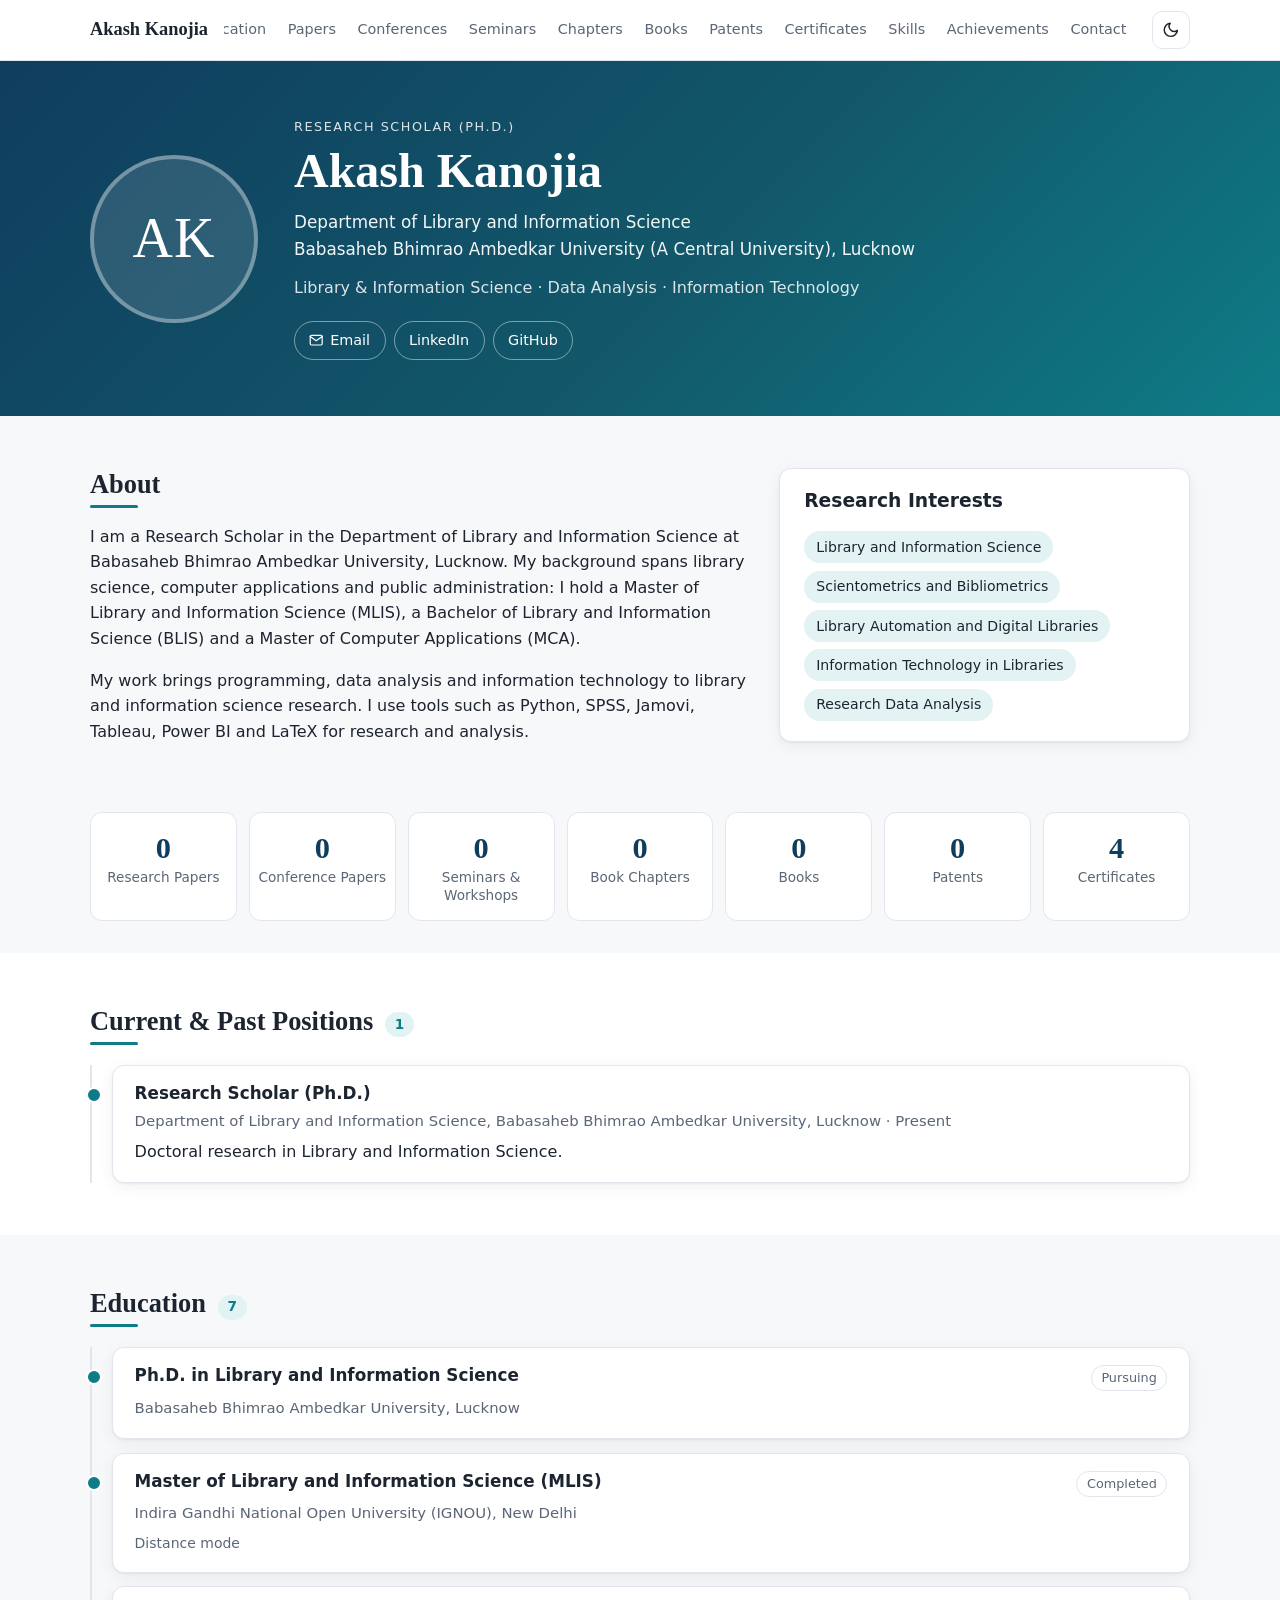
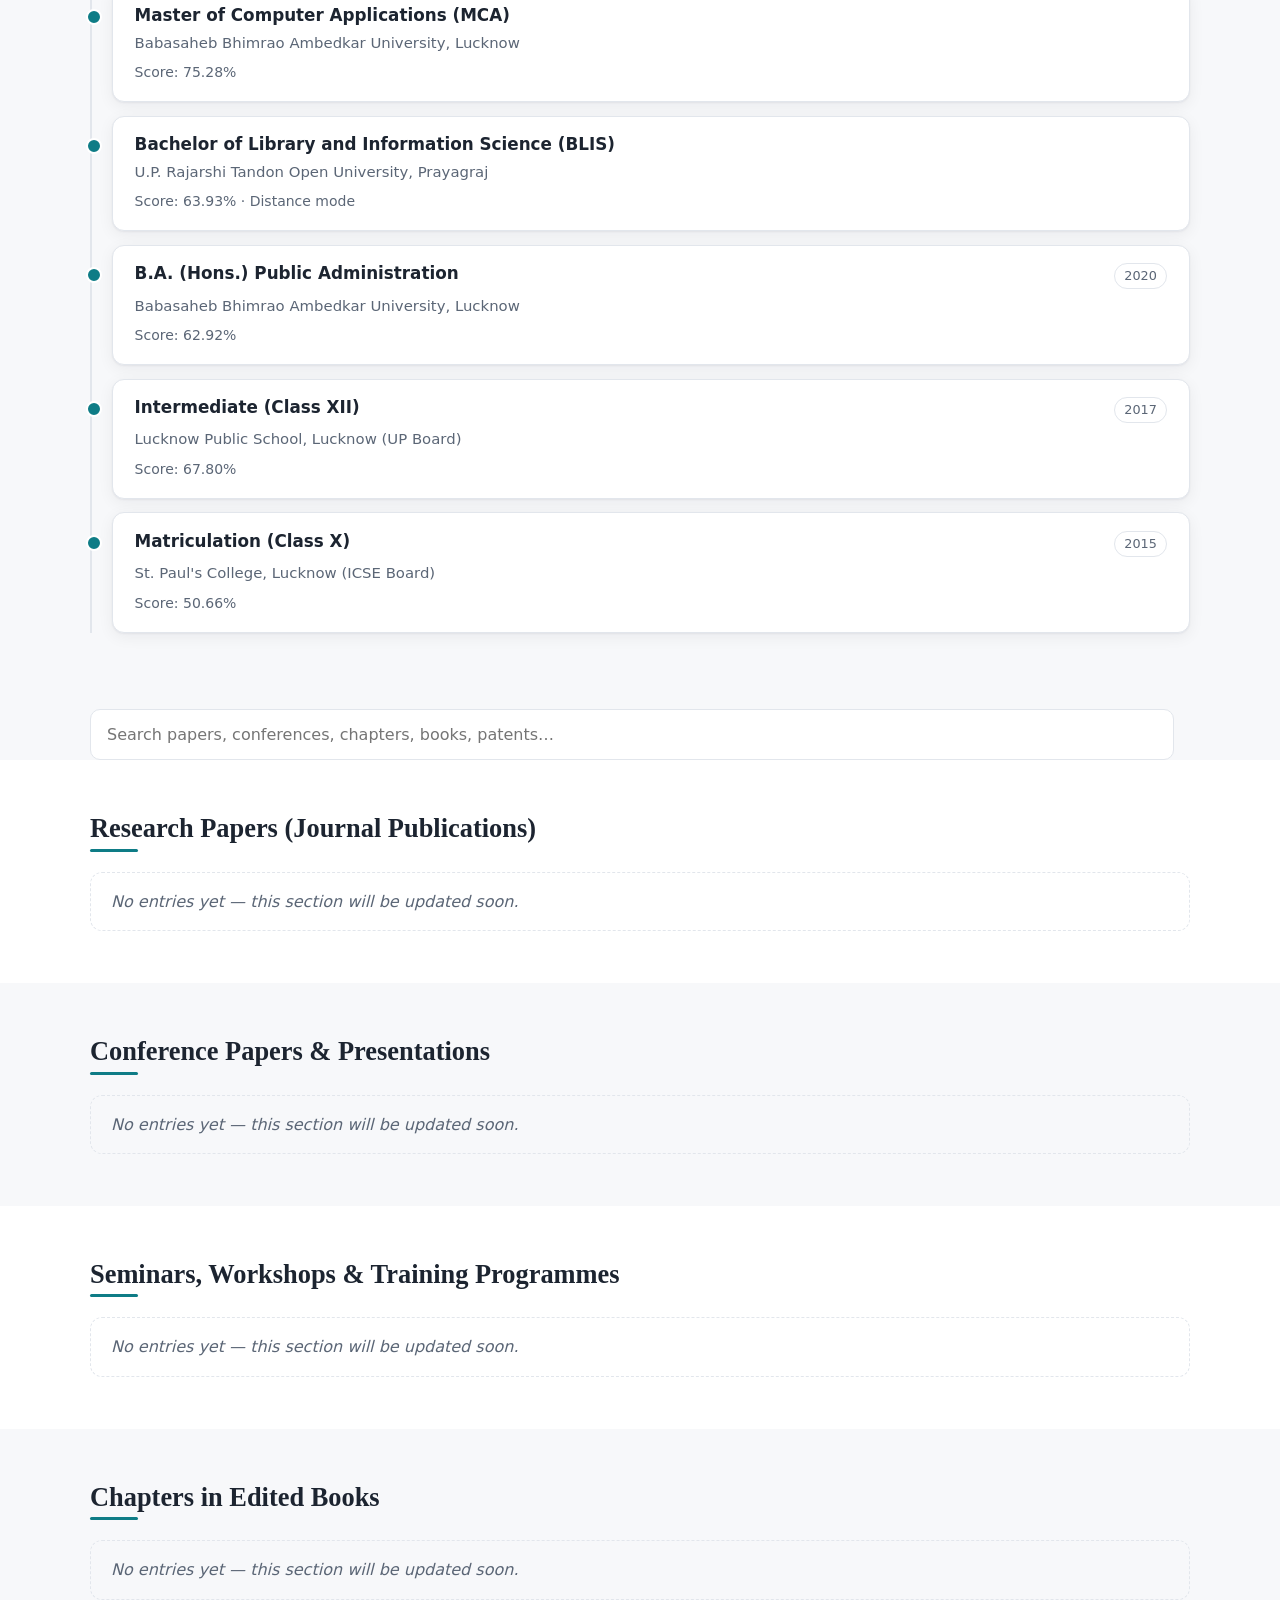
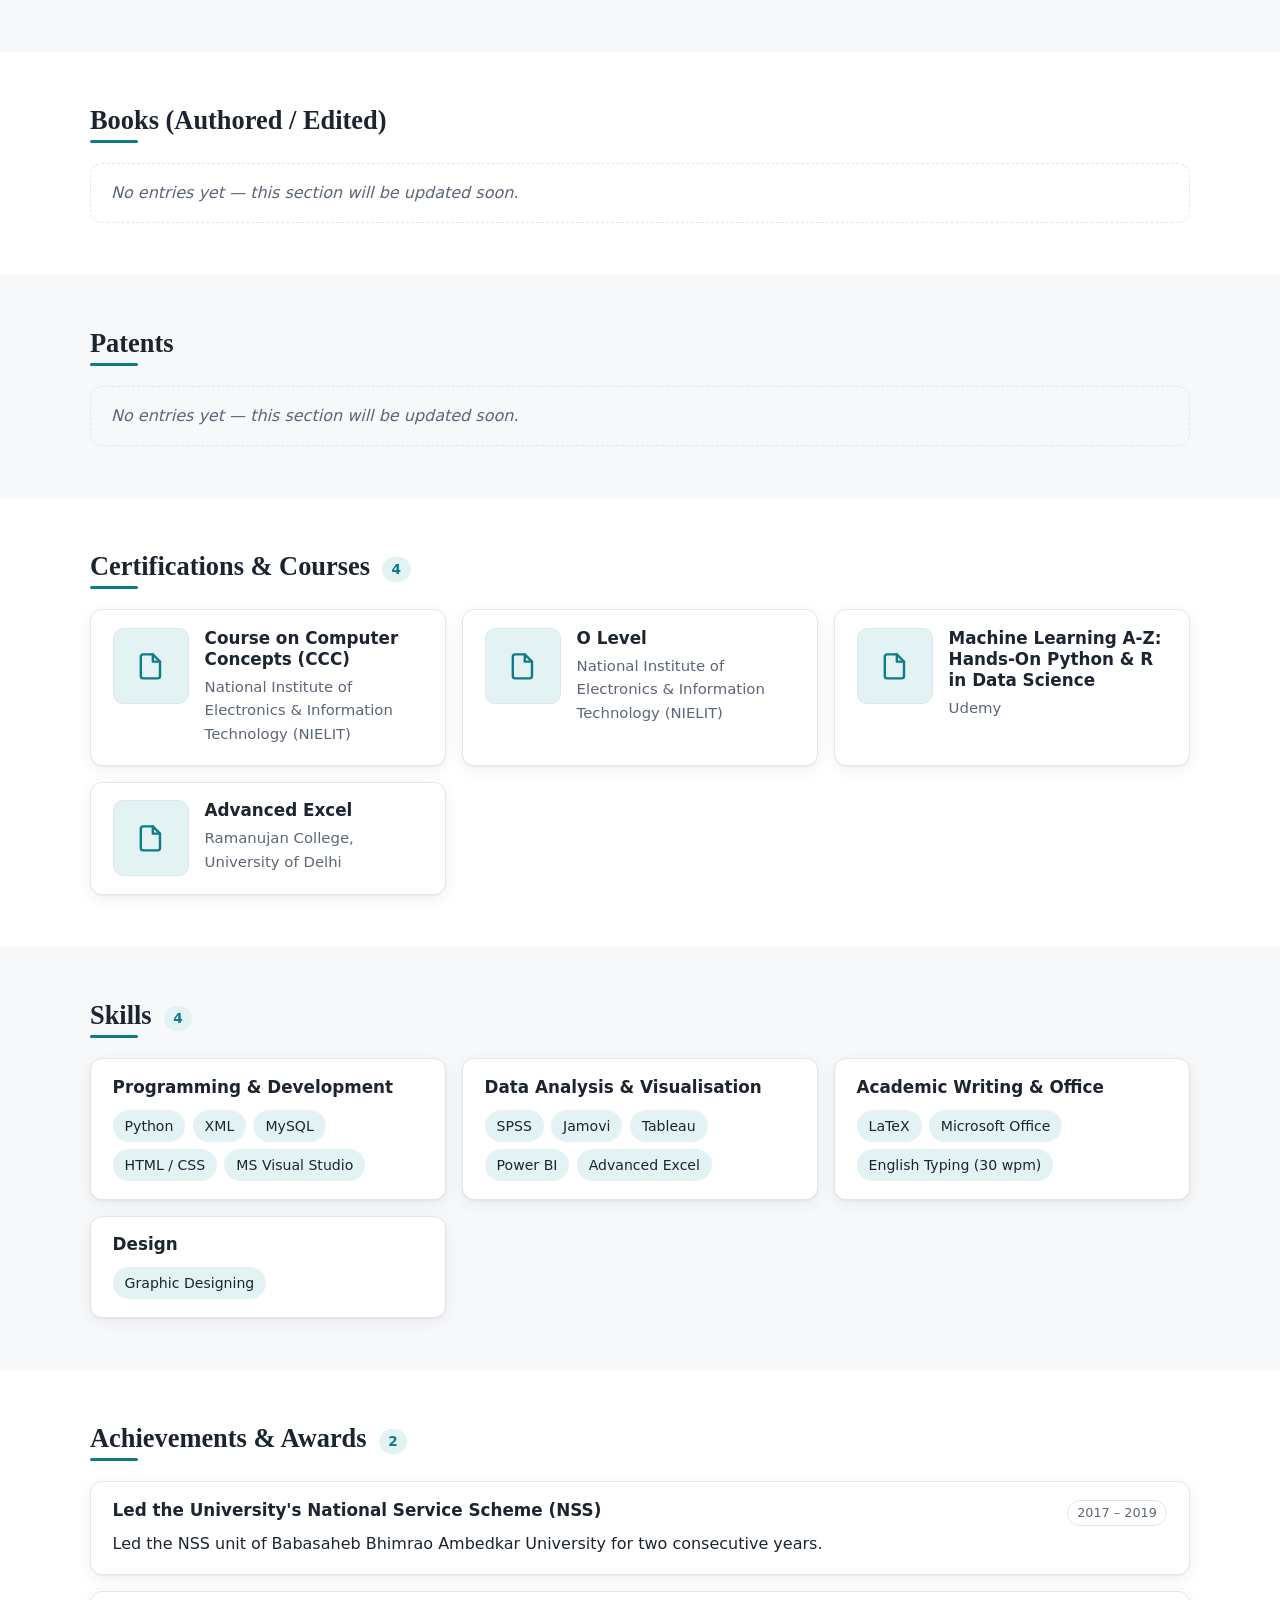
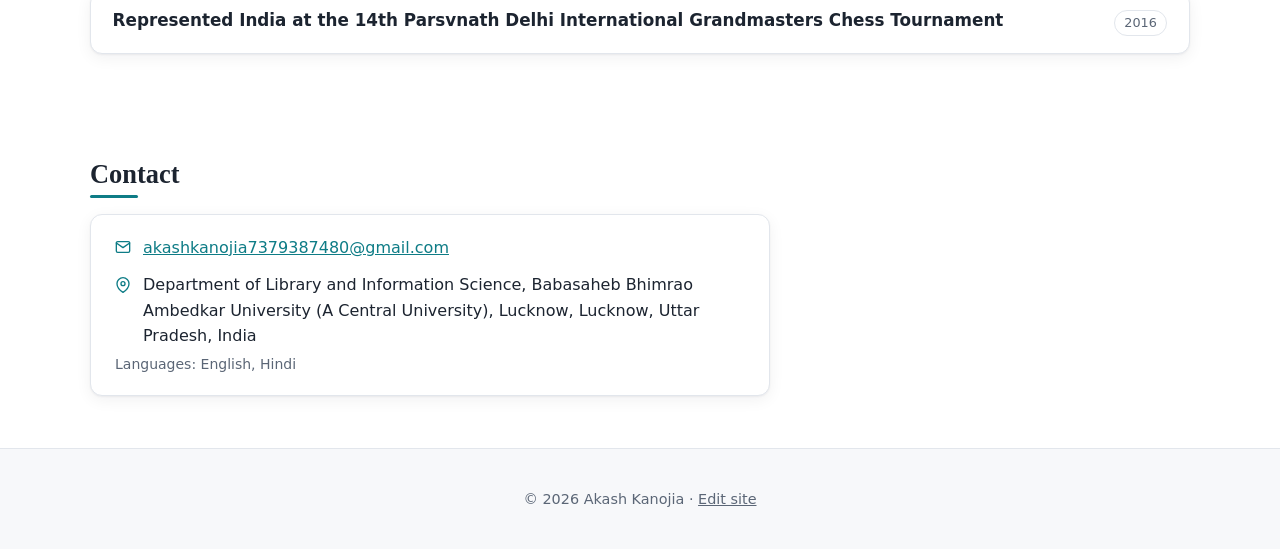
<file: index.html>
<!DOCTYPE html>
<html lang="en" data-theme="light">
<head>
  <meta charset="utf-8">
  <meta name="viewport" content="width=device-width, initial-scale=1">
  <title>Akash Kanojia — Research Scholar, Library and Information Science</title>
  <meta name="description" content="Akash Kanojia, Research Scholar, Department of Library and Information Science, Babasaheb Bhimrao Ambedkar University, Lucknow. Publications, conferences, book chapters, patents, certificates and skills.">
  <meta property="og:title" content="Akash Kanojia — Research Scholar">
  <meta property="og:description" content="Department of Library and Information Science, Babasaheb Bhimrao Ambedkar University, Lucknow">
  <meta property="og:type" content="profile">
  <link rel="icon" href="data:image/svg+xml,<svg xmlns='http://www.w3.org/2000/svg' viewBox='0 0 64 64'><rect width='64' height='64' rx='14' fill='%230f3d5e'/><text x='32' y='42' font-family='Georgia,serif' font-size='28' fill='white' text-anchor='middle'>AK</text></svg>">
  <link rel="stylesheet" href="assets/css/style.css">
</head>
<body>
  <a class="skip" href="#main">Skip to content</a>
  <div class="preview-banner">Preview of unsaved changes from the editor. <a href="index.html">Show published site</a></div>

  <header class="topbar">
    <div class="container topbar-inner">
      <a href="#hero" id="brand" class="brand">Akash Kanojia</a>
      <nav aria-label="Sections"><ul id="nav-links" class="nav-links"></ul></nav>
      <div class="topbar-actions">
        <button id="theme-btn" class="icon-btn" type="button" aria-label="Switch theme">
          <svg viewBox="0 0 24 24" aria-hidden="true"><path d="M21 12.8A9 9 0 1 1 11.2 3a7 7 0 0 0 9.8 9.8z"/></svg>
        </button>
        <button id="menu-btn" class="icon-btn menu-btn" type="button" aria-label="Open menu">
          <svg viewBox="0 0 24 24" aria-hidden="true"><path d="M3 6h18M3 12h18M3 18h18"/></svg>
        </button>
      </div>
    </div>
  </header>

  <section id="hero" class="hero" aria-label="Introduction"></section>
  <main id="main"></main>

  <footer class="footer"><div class="container"><p id="footer-text"></p></div></footer>

  <div id="lightbox" class="lightbox" hidden role="dialog" aria-label="Certificate preview">
    <img alt="Enlarged document">
    <a target="_blank" rel="noopener">Open full size</a>
  </div>
  <div id="toast" class="toast" role="status"></div>

  <noscript><p style="padding:2rem;text-align:center">Please enable JavaScript to view this profile.</p></noscript>

  <script src="data/profile.js"></script>
  <script src="assets/js/schema.js"></script>
  <script src="assets/js/site.js"></script>
</body>
</html>
</file>
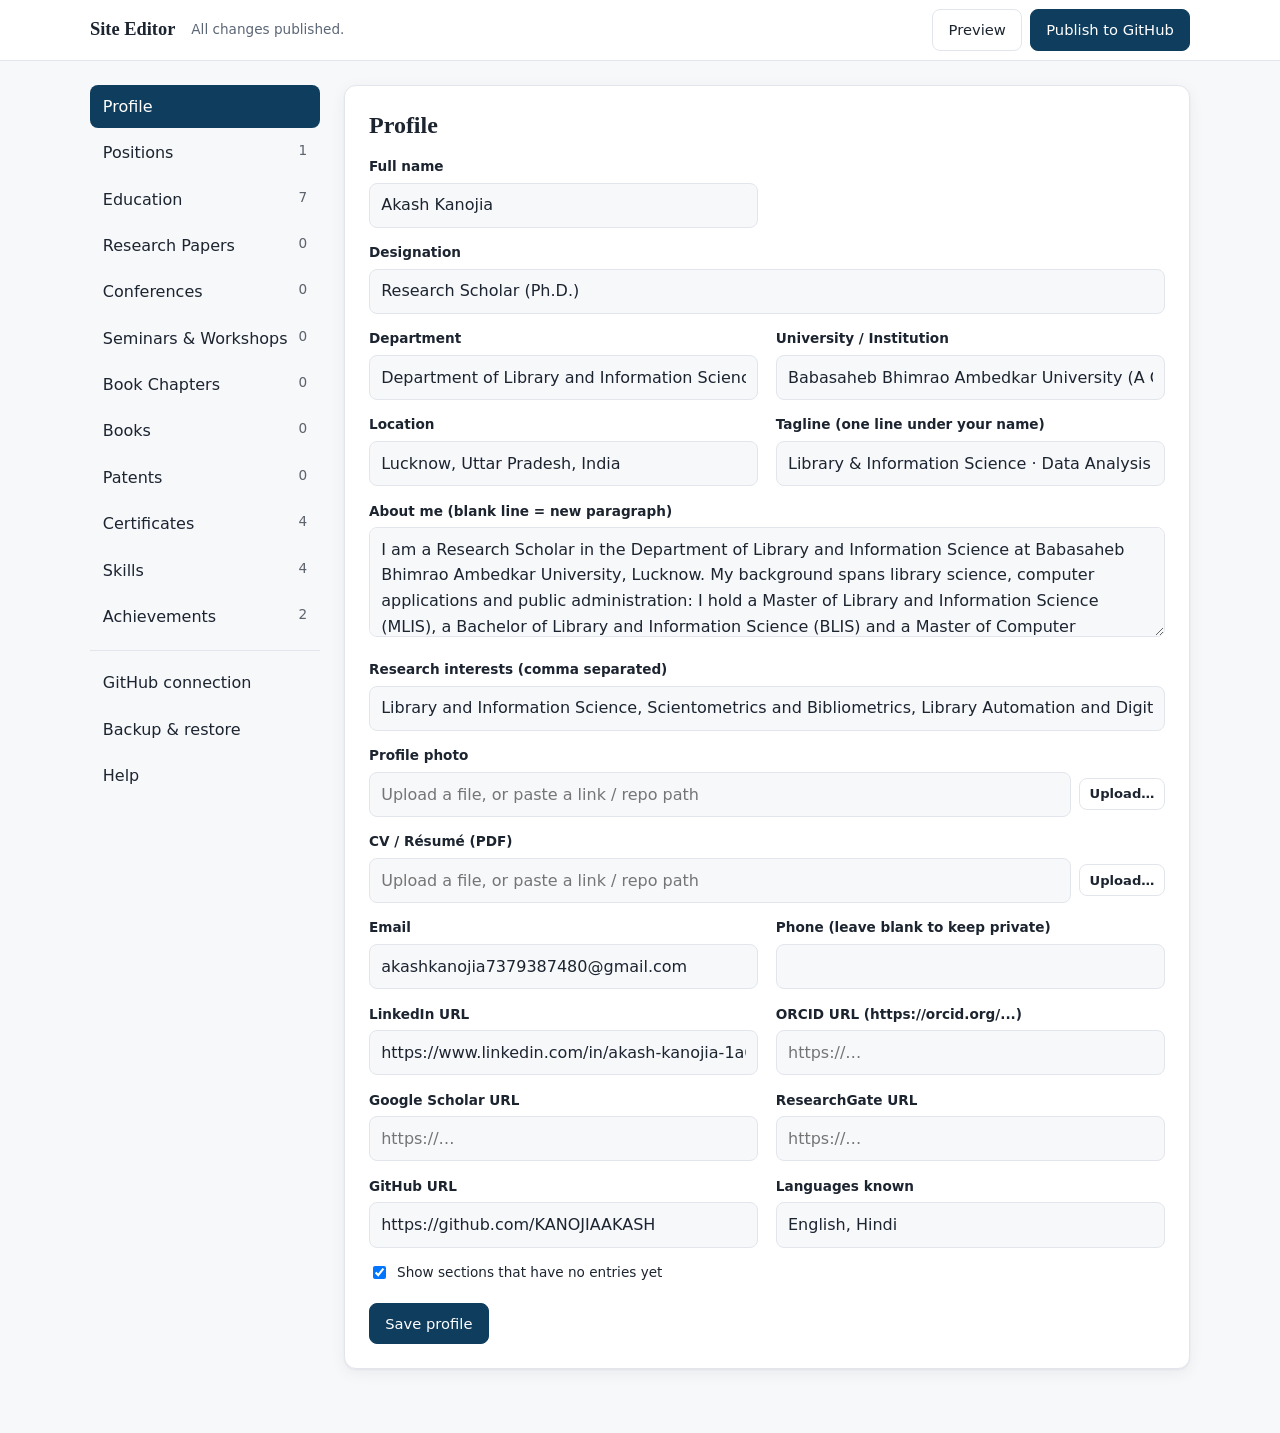
<file: admin.html>
<!DOCTYPE html>
<html lang="en" data-theme="light">
<head>
  <meta charset="utf-8">
  <meta name="viewport" content="width=device-width, initial-scale=1">
  <meta name="robots" content="noindex, nofollow">
  <title>Site Editor — Akash Kanojia</title>
  <link rel="icon" href="data:image/svg+xml,<svg xmlns='http://www.w3.org/2000/svg' viewBox='0 0 64 64'><rect width='64' height='64' rx='14' fill='%230e7c86'/><text x='32' y='42' font-family='Georgia,serif' font-size='28' fill='white' text-anchor='middle'>✎</text></svg>">
  <link rel="stylesheet" href="assets/css/style.css">
</head>
<body class="admin">
  <header class="topbar">
    <div class="container topbar-inner">
      <a href="index.html" class="brand">Site Editor</a>
      <span id="status" class="status-line" aria-live="polite"></span>
      <div class="btn-row" style="margin-left:auto">
        <a class="btn" href="index.html?preview" target="_blank" rel="noopener" title="Open the site with your unsaved changes">Preview</a>
        <button id="publish-btn" class="btn primary" type="button">Publish to GitHub</button>
      </div>
    </div>
  </header>

  <div class="container admin-layout">
    <nav id="side" class="admin-side" aria-label="Editor sections"></nav>
    <main id="panel" class="panel"></main>
  </div>

  <div id="toast" class="toast" role="status"></div>

  <script src="data/profile.js"></script>
  <script src="assets/js/schema.js"></script>
  <script src="assets/js/admin.js"></script>
</body>
</html>
</file>
<file: assets/css/style.css>
/* ===== Theme ===== */
:root {
  --bg: #f7f8fa;
  --bg-alt: #ffffff;
  --surface: #ffffff;
  --text: #1c2430;
  --muted: #5b6676;
  --border: #e2e6ec;
  --primary: #0f3d5e;
  --primary-ink: #ffffff;
  --accent: #0e7c86;
  --accent-soft: #e3f3f4;
  --ok: #1d7a46;
  --ok-soft: #e4f4ea;
  --warn: #9a5b00;
  --warn-soft: #fbf0dc;
  --shadow: 0 1px 2px rgba(16, 24, 40, .05), 0 4px 16px rgba(16, 24, 40, .06);
  --radius: 12px;
  --serif: Georgia, "Times New Roman", serif;
  --sans: system-ui, -apple-system, "Segoe UI", Roboto, "Noto Sans", Arial, sans-serif;
}
[data-theme="dark"] {
  --bg: #0f141b;
  --bg-alt: #131a23;
  --surface: #18212c;
  --text: #e6eaf0;
  --muted: #9aa6b5;
  --border: #283342;
  --primary: #7cc4e6;
  --primary-ink: #0f141b;
  --accent: #5fd0d8;
  --accent-soft: #15333a;
  --ok: #6fd39a;
  --ok-soft: #173326;
  --warn: #f1bb5c;
  --warn-soft: #3a2c12;
  --shadow: 0 1px 2px rgba(0, 0, 0, .3), 0 4px 16px rgba(0, 0, 0, .25);
}

* { box-sizing: border-box; }
html { scroll-behavior: smooth; scroll-padding-top: 72px; }
body { margin: 0; font-family: var(--sans); font-size: 16px; line-height: 1.6; color: var(--text); background: var(--bg); }
img { max-width: 100%; }
a { color: var(--accent); }
svg { width: 1em; height: 1em; fill: none; stroke: currentColor; stroke-width: 2; stroke-linecap: round; stroke-linejoin: round; flex: none; }
h1, h2, h3 { line-height: 1.25; }
.container { width: min(1100px, 100% - 2.5rem); margin-inline: auto; }
.small { font-size: .875rem; color: var(--muted); margin: .25rem 0 0; }
.sr-only { position: absolute; width: 1px; height: 1px; overflow: hidden; clip: rect(0 0 0 0); }
.skip { position: absolute; left: -999px; top: 0; background: var(--primary); color: var(--primary-ink); padding: .5rem 1rem; z-index: 100; }
.skip:focus { left: 0; }
:focus-visible { outline: 2px solid var(--accent); outline-offset: 2px; }

/* ===== Top bar ===== */
.topbar { position: sticky; top: 0; z-index: 50; background: color-mix(in srgb, var(--bg-alt) 90%, transparent); backdrop-filter: blur(8px); border-bottom: 1px solid var(--border); }
.topbar-inner { display: flex; align-items: center; gap: 1rem; min-height: 60px; }
.brand { font-family: var(--serif); font-weight: 700; font-size: 1.15rem; color: var(--text); text-decoration: none; white-space: nowrap; }
.topbar nav { flex: 1; min-width: 0; }
.nav-links { display: flex; gap: .15rem; list-style: none; margin: 0; padding: 0; overflow-x: auto; scrollbar-width: none; justify-content: flex-end; }
.nav-links a { display: block; padding: .4rem .6rem; border-radius: 8px; color: var(--muted); text-decoration: none; font-size: .9rem; white-space: nowrap; }
.nav-links a:hover { background: var(--accent-soft); color: var(--text); }
.topbar-actions { display: flex; gap: .25rem; }
.icon-btn { display: inline-grid; place-items: center; width: 38px; height: 38px; border-radius: 10px; border: 1px solid var(--border); background: var(--surface); color: var(--text); cursor: pointer; font-size: 1.1rem; }
.menu-btn { display: none; }

@media (max-width: 1020px) {
  .menu-btn { display: inline-grid; }
  .topbar nav { flex: 1; }
  .nav-links { display: none; }
  .nav-open .nav-links { display: flex; flex-direction: column; justify-content: flex-start; position: absolute; left: 0; right: 0; top: 60px; background: var(--bg-alt); border-bottom: 1px solid var(--border); padding: .5rem 1.25rem 1rem; box-shadow: var(--shadow); max-height: calc(100vh - 60px); overflow-y: auto; }
  .nav-open .nav-links a { padding: .65rem .5rem; font-size: 1rem; }
}

/* ===== Hero ===== */
.hero { background: linear-gradient(135deg, #0f3d5e 0%, #12586a 55%, #0e7c86 100%); color: #fff; padding: 3.5rem 0; }
.hero-inner { display: flex; gap: 2.25rem; align-items: center; }
.avatar { width: 168px; height: 168px; border-radius: 50%; flex: none; overflow: hidden; border: 4px solid rgba(255, 255, 255, .35); background: rgba(255, 255, 255, .12); display: grid; place-items: center; }
.avatar img { width: 100%; height: 100%; object-fit: cover; }
.avatar span { font-family: var(--serif); font-size: 3.5rem; letter-spacing: .02em; }
.eyebrow { margin: 0; text-transform: uppercase; letter-spacing: .12em; font-size: .8rem; opacity: .85; }
.hero h1 { font-family: var(--serif); font-size: clamp(2rem, 5vw, 3rem); margin: .25rem 0 .5rem; }
.affil { margin: 0; font-size: 1.05rem; opacity: .95; }
.tagline { margin: .75rem 0 0; opacity: .85; }
.hero-links { display: flex; flex-wrap: wrap; gap: .5rem; margin-top: 1.25rem; }
.hero-links a { display: inline-flex; align-items: center; gap: .4rem; padding: .45rem .9rem; border-radius: 999px; border: 1px solid rgba(255, 255, 255, .45); color: #fff; text-decoration: none; font-size: .9rem; }
.hero-links a:hover { background: rgba(255, 255, 255, .14); }
.hero-links a.primary { background: #fff; color: #0f3d5e; border-color: #fff; font-weight: 600; }
@media (max-width: 640px) {
  .hero { padding: 2.5rem 0; }
  .hero-inner { flex-direction: column; text-align: center; gap: 1.25rem; }
  .avatar { width: 128px; height: 128px; }
  .hero-links { justify-content: center; }
}

/* ===== Sections ===== */
.section { padding: 3.25rem 0; }
.section.alt { background: var(--bg-alt); }
.section-head { display: flex; align-items: center; gap: .75rem; margin-bottom: 1.25rem; }
.section-title { font-family: var(--serif); font-size: 1.65rem; margin: 0 0 1rem; position: relative; padding-bottom: .4rem; }
.section-head .section-title { margin: 0; }
.section-title::after { content: ""; position: absolute; left: 0; bottom: 0; width: 48px; height: 3px; border-radius: 3px; background: var(--accent); }
.count { background: var(--accent-soft); color: var(--accent); border-radius: 999px; padding: .1rem .6rem; font-size: .85rem; font-weight: 600; }
.empty { color: var(--muted); font-style: italic; border: 1px dashed var(--border); border-radius: var(--radius); padding: 1rem 1.25rem; margin: 0; }

.card, .item { background: var(--surface); border: 1px solid var(--border); border-radius: var(--radius); box-shadow: var(--shadow); }
.card { padding: 1.25rem 1.5rem; }
.card h3 { margin-top: 0; }

.about-grid { display: grid; grid-template-columns: 1.6fr 1fr; gap: 2rem; align-items: start; }
.about-grid p { margin: 0 0 1rem; }
@media (max-width: 800px) { .about-grid { grid-template-columns: 1fr; } }

.chips { display: flex; flex-wrap: wrap; gap: .45rem; list-style: none; margin: 0; padding: 0; }
.chips li { background: var(--accent-soft); color: var(--text); border-radius: 999px; padding: .3rem .75rem; font-size: .88rem; }

/* stats */
.stats { padding: 0 0 2rem; }
.stats-grid { display: grid; grid-template-columns: repeat(auto-fit, minmax(130px, 1fr)); gap: .75rem; }
.stat { display: flex; flex-direction: column; align-items: center; text-align: center; padding: 1rem .5rem; border-radius: var(--radius); background: var(--surface); border: 1px solid var(--border); text-decoration: none; color: var(--muted); font-size: .85rem; line-height: 1.3; }
.stat strong { font-family: var(--serif); font-size: 1.9rem; color: var(--primary); }
.stat:hover { border-color: var(--accent); }

/* search */
.search-bar { display: flex; align-items: center; gap: 1rem; padding: 1.5rem 0 0; }
.search-bar input { flex: 1; padding: .75rem 1rem; border-radius: 10px; border: 1px solid var(--border); background: var(--surface); color: var(--text); font: inherit; }

/* items */
.items { display: grid; gap: 1rem; }
.items.grid { grid-template-columns: repeat(auto-fill, minmax(300px, 1fr)); }
.item { padding: 1.1rem 1.35rem; height: 100%; }
.item h3 { font-size: 1.05rem; margin: 0; }
.item p { margin: .35rem 0 0; }
.item-head { display: flex; justify-content: space-between; align-items: flex-start; gap: 1rem; }
.authors { font-size: .95rem; }
.meta { color: var(--muted); font-size: .93rem; }
.pill { white-space: nowrap; font-size: .8rem; color: var(--muted); border: 1px solid var(--border); border-radius: 999px; padding: .1rem .6rem; }
.badges { display: flex; flex-wrap: wrap; gap: .35rem; margin-top: .5rem; }
.badges:empty { display: none; }
.badge { font-size: .75rem; font-weight: 600; padding: .15rem .55rem; border-radius: 6px; background: var(--border); color: var(--text); }
.badge.ok { background: var(--ok-soft); color: var(--ok); }
.badge.warn { background: var(--warn-soft); color: var(--warn); }
.badge.idx { background: var(--accent-soft); color: var(--accent); }
.item-actions { display: flex; flex-wrap: wrap; gap: .4rem; margin-top: .75rem; }
.btn-link { display: inline-flex; align-items: center; gap: .35rem; font: inherit; font-size: .85rem; padding: .3rem .7rem; border-radius: 8px; border: 1px solid var(--border); background: transparent; color: var(--accent); text-decoration: none; cursor: pointer; }
.btn-link:hover { border-color: var(--accent); background: var(--accent-soft); }
.abstract { margin-top: .5rem; font-size: .93rem; }
.abstract summary { cursor: pointer; color: var(--accent); }
.kv { display: grid; grid-template-columns: max-content 1fr; gap: .2rem 1rem; margin: .6rem 0 0; font-size: .9rem; }
.kv dt { color: var(--muted); }
.kv dd { margin: 0; }

.timeline { border-left: 2px solid var(--border); padding-left: 1.25rem; gap: .85rem; }
.timeline .item { position: relative; }
.timeline .item::before { content: ""; position: absolute; left: calc(-1.25rem - 7px); top: 1.35rem; width: 12px; height: 12px; border-radius: 50%; background: var(--accent); border: 2px solid var(--bg-alt); }

.cert { display: flex; gap: 1rem; align-items: flex-start; }
.cert-thumb { flex: none; width: 76px; height: 76px; border-radius: 10px; overflow: hidden; border: 1px solid var(--border); background: var(--accent-soft); padding: 0; cursor: pointer; display: grid; place-items: center; color: var(--accent); font-size: 1.8rem; }
.cert-thumb img { width: 100%; height: 100%; object-fit: cover; }
.cert-icon { cursor: default; }

.book { display: flex; gap: 1rem; }
.book-cover { width: 90px; height: 130px; object-fit: cover; border-radius: 6px; border: 1px solid var(--border); flex: none; }
.book-body { flex: 1; min-width: 0; }

.skill-card h3 { margin-bottom: .75rem; }

.contact-card { max-width: 680px; }
.contact-list { list-style: none; margin: 0; padding: 0; display: grid; gap: .75rem; }
.contact-list li { display: flex; gap: .75rem; align-items: flex-start; }
.contact-list svg { margin-top: .3rem; color: var(--accent); }

/* footer, overlays */
.footer { border-top: 1px solid var(--border); padding: 1.5rem 0; text-align: center; color: var(--muted); font-size: .9rem; }
.footer a { color: var(--muted); }
.lightbox { position: fixed; inset: 0; z-index: 90; background: rgba(0, 0, 0, .85); display: flex; flex-direction: column; align-items: center; justify-content: center; gap: 1rem; padding: 2rem; cursor: zoom-out; }
.lightbox[hidden] { display: none; }
.lightbox img { max-width: 100%; max-height: 82vh; border-radius: 8px; background: #fff; }
.lightbox a { color: #fff; }
.toast { position: fixed; left: 50%; bottom: 1.5rem; transform: translate(-50%, 150%); background: var(--text); color: var(--bg); padding: .6rem 1.1rem; border-radius: 10px; transition: transform .25s, visibility .25s; z-index: 95; visibility: hidden; }
.toast.show { transform: translate(-50%, 0); visibility: visible; }
.preview-banner { display: none; background: var(--warn-soft); color: var(--warn); text-align: center; padding: .5rem; font-size: .9rem; }
.is-preview .preview-banner { display: block; }

@media print {
  .topbar, .search-bar, .item-actions, .footer, .stats, .preview-banner { display: none !important; }
  .hero { background: none; color: #000; padding: 1rem 0; }
  .hero-links a { color: #000; border-color: #999; }
  .section { padding: 1rem 0; break-inside: auto; }
  .item, .card { box-shadow: none; break-inside: avoid; }
}

/* ===== Admin editor ===== */
.admin-layout { display: grid; grid-template-columns: 230px 1fr; gap: 1.5rem; padding: 1.5rem 0 4rem; align-items: start; }
.admin-side { position: sticky; top: 76px; display: flex; flex-direction: column; gap: .2rem; }
.admin-side button { text-align: left; font: inherit; padding: .55rem .8rem; border-radius: 8px; border: 0; background: transparent; color: var(--text); cursor: pointer; display: flex; justify-content: space-between; }
.admin-side button:hover { background: var(--accent-soft); }
.admin-side button.active { background: var(--primary); color: var(--primary-ink); }
.admin-side .n { opacity: .7; font-size: .85rem; }
.admin-side hr { border: 0; border-top: 1px solid var(--border); margin: .5rem 0; width: 100%; }
@media (max-width: 820px) {
  .admin-layout { grid-template-columns: 1fr; }
  .admin-side { position: static; flex-direction: row; flex-wrap: wrap; }
  .admin-side hr { display: none; }
}
.panel { background: var(--surface); border: 1px solid var(--border); border-radius: var(--radius); padding: 1.5rem; box-shadow: var(--shadow); }
.panel h2 { margin-top: 0; font-family: var(--serif); }
.panel-head { display: flex; justify-content: space-between; align-items: center; gap: 1rem; flex-wrap: wrap; margin-bottom: 1rem; }
.panel-head h2 { margin: 0; }
.form-grid { display: grid; grid-template-columns: 1fr 1fr; gap: .9rem 1.1rem; }
.form-grid .full { grid-column: 1 / -1; }
@media (max-width: 640px) { .form-grid { grid-template-columns: 1fr; } }
.field label { display: block; font-size: .85rem; font-weight: 600; margin-bottom: .3rem; }
.field input[type=text], .field input[type=url], .field input[type=password], .field select, .field textarea {
  width: 100%; padding: .55rem .7rem; border: 1px solid var(--border); border-radius: 8px; background: var(--bg); color: var(--text); font: inherit;
}
.field textarea { min-height: 110px; resize: vertical; }
.field.check label { display: flex; gap: .5rem; align-items: center; font-weight: 400; }
.file-row { display: flex; gap: .5rem; align-items: center; flex-wrap: wrap; }
.file-row input[type=text] { flex: 1; min-width: 180px; }
.file-row .preview { width: 44px; height: 44px; object-fit: cover; border-radius: 6px; border: 1px solid var(--border); }
.btn { display: inline-flex; align-items: center; gap: .4rem; font: inherit; font-size: .92rem; padding: .5rem .95rem; border-radius: 8px; border: 1px solid var(--border); background: var(--surface); color: var(--text); cursor: pointer; text-decoration: none; }
.btn:hover { border-color: var(--accent); }
.btn.primary { background: var(--primary); border-color: var(--primary); color: var(--primary-ink); }
.btn.danger { color: #c0392b; }
.btn.small { padding: .3rem .6rem; font-size: .82rem; }
.btn:disabled { opacity: .55; cursor: progress; }
.btn-row { display: flex; gap: .5rem; flex-wrap: wrap; }
.entry-list { display: grid; gap: .6rem; }
.entry { display: flex; gap: .75rem; align-items: center; padding: .7rem .9rem; border: 1px solid var(--border); border-radius: 10px; background: var(--bg); }
.entry .t { flex: 1; min-width: 0; }
.entry .t strong { display: block; overflow: hidden; text-overflow: ellipsis; white-space: nowrap; }
.entry .t span { color: var(--muted); font-size: .85rem; }
.editor-form { border: 2px solid var(--accent); border-radius: var(--radius); padding: 1.25rem; margin-bottom: 1rem; background: var(--bg-alt); }
.notice { padding: .8rem 1rem; border-radius: 10px; background: var(--accent-soft); font-size: .92rem; margin: 0 0 1rem; }
.notice.warn { background: var(--warn-soft); color: var(--warn); }
.status-line { font-size: .85rem; color: var(--muted); }
.dirty-dot { display: inline-block; width: 8px; height: 8px; border-radius: 50%; background: var(--warn); margin-right: .35rem; }
.help ol { padding-left: 1.2rem; }
.help li { margin-bottom: .4rem; }
code { background: var(--accent-soft); padding: .05rem .35rem; border-radius: 4px; font-size: .9em; }
</file>
